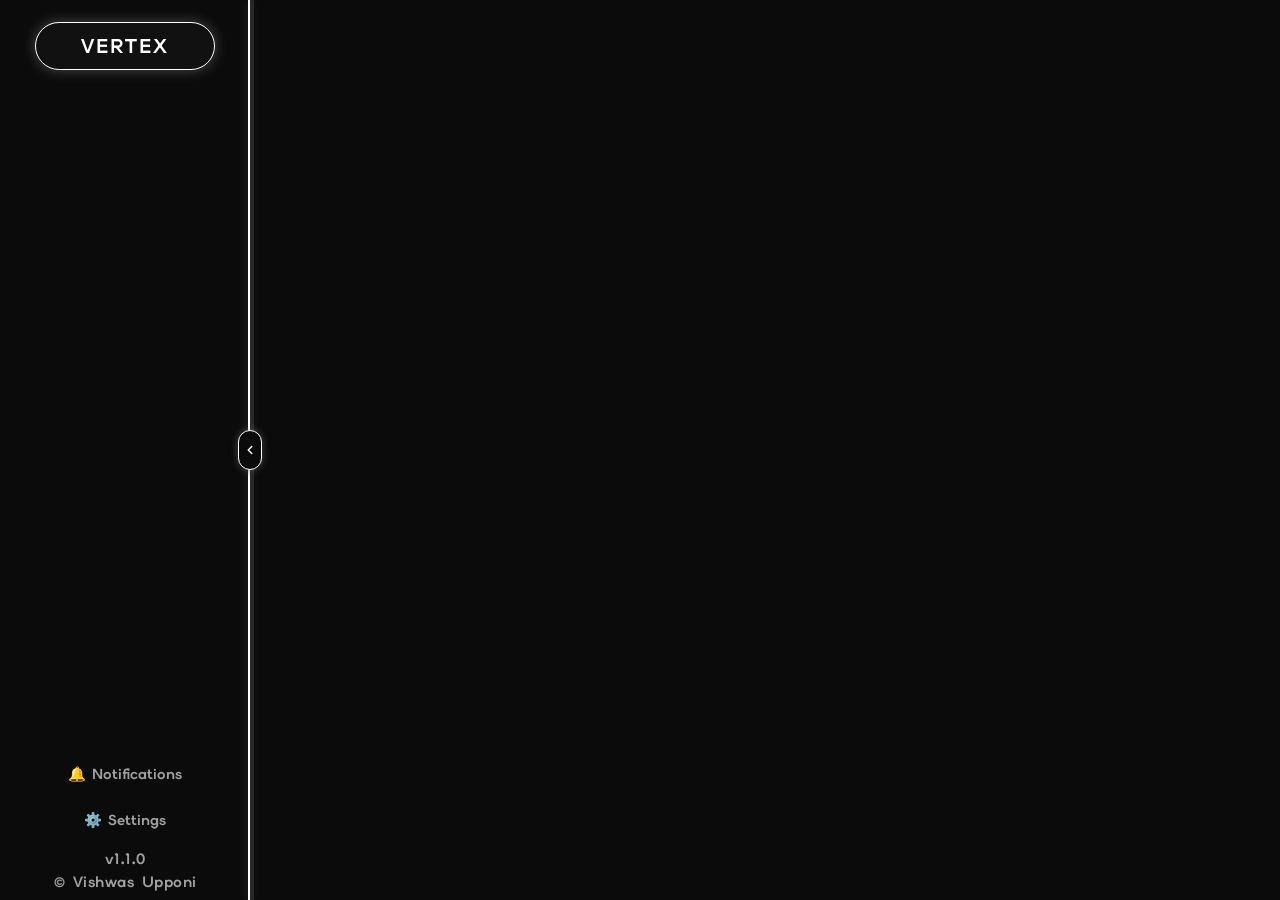
<file: web_ui/index.html>
<!DOCTYPE html>
<html lang="en" data-mode="dark" data-palette="Monochrome Black">
<head>
  <meta charset="UTF-8">
  <meta name="viewport" content="width=device-width, initial-scale=1.0">
  <title>Vertex</title>
  <link rel="stylesheet" href="styles.css?v=2">
</head>
<body>
  <div class="app-container">
    <!-- EXTREME LEFT HOVER TRIGGER FOR AUTO-PEEK -->
    <div id="sidebar-hover-trigger" class="sidebar-hover-trigger" title="Hover to expand sidebar"></div>

    <!-- LEFT SIDEBAR -->
    <aside class="sidebar" id="sidebar">
      <div class="sidebar-separator"></div>

      <!-- Center-Right Edge Collapse Toggle Button (Straddling the separator line) -->
      <button id="sidebar-collapse-btn" class="sidebar-collapse-btn" onclick="toggleSidebarCollapse(event)" title="Collapse Sidebar">
        <svg width="14" height="14" viewBox="0 0 24 24" fill="none" stroke="currentColor" stroke-width="2.5" stroke-linecap="round" stroke-linejoin="round">
          <polyline points="15 18 9 12 15 6"></polyline>
        </svg>
      </button>

      <!-- 1. Centered Glowing Logo Badge -->
      <div class="logo-badge-container" onclick="loadPage('home')" title="Dashboard">
        <div class="logo-badge-text">VERTEX</div>
      </div>

      <!-- 2. Dynamic Modules Navigation Stack (Synchronized dynamically on launch based on UserData/modules) -->
      <div class="module-nav-stack" id="module-nav-stack"></div>

      <!-- 3. Spacer row pushes bottom buttons down -->
      <div class="sidebar-spacer"></div>

      <!-- 4. Static Bottom Buttons & Footer -->
      <div class="bottom-nav-stack">
        <button class="nav-btn bottom-btn" data-page="notifications" onclick="loadPage('notifications')" style="position: relative;">
          <span id="nav-notifications-label">🔔  Notifications</span>
          <span id="sidebar-update-dot" style="display:none; position: absolute; right: 14px; top: 50%; transform: translateY(-50%); width:7px; height:7px; border-radius:50%; background:#10B981; box-shadow:0 0 6px #10B981;"></span>
        </button>
        <button class="nav-btn bottom-btn" data-page="settings" onclick="loadPage('settings')">
          <span>⚙️  Settings</span>
        </button>
        <div class="sidebar-footer">
          <div id="footer-version" class="footer-version">v1.1.0</div>
          <div class="footer-author">© Vishwas Upponi</div>
        </div>
      </div>
    </aside>

    <!-- RESIZABLE SASH DIVIDER -->
    <div class="sash-divider" id="sash"></div>

    <!-- MAIN WRAPPER (Persistent Banner + Viewport) -->
    <div class="main-wrapper" style="flex: 1; display: flex; flex-direction: column; height: 100vh; overflow: hidden;">
      <!-- Top App Update Announcement Banner -->
      <div id="app-update-banner" class="app-update-banner" style="display: none;">
        <div class="update-banner-content">
          <span class="update-banner-icon">🚀</span>
          <span id="update-banner-text" class="update-banner-text">Update Available: Vertex Application</span>
          <span id="update-banner-channel" class="update-channel-badge">Stable</span>
        </div>
        <div class="update-banner-actions">
          <button id="update-banner-view-btn" class="update-banner-btn primary" onclick="onUpdateBannerAction('view')">View Release Notes</button>
          <button id="update-banner-dl-btn" class="update-banner-btn secondary" onclick="onUpdateBannerAction('download')">Update Now</button>
          <button class="update-banner-close" onclick="dismissUpdateBanner()" title="Dismiss">✖</button>
        </div>
      </div>

      <!-- MAIN SCROLLABLE VIEWPORT -->
      <main class="main-viewport" id="viewport" style="flex: 1; height: auto;">
        <!-- Active View rendered here -->
      </main>
    </div>
  </div>

  <!-- APP SELF-UPDATE CONFIRMATION MODAL -->
  <div id="app-update-confirm-modal" class="modal-backdrop" style="display: none;">
    <div class="modal-card install-progress-dialog" style="max-width: 460px; padding: 26px 28px; text-align: center;">
      <h3 class="install-dlg-title" id="app-update-modal-title" style="margin: 0 0 10px 0; font-size: 18px;">🚀 Update Vertex</h3>
      <p id="app-update-modal-desc" style="font-size: 13.5px; color: var(--text-secondary); margin: 0 0 22px 0; line-height: 1.55;">
        Clicking <strong>Update &amp; Restart</strong> will close Vertex, download and install the update automatically, and restart the app.<br><br>
        All your installed modules and settings in <strong>UserData</strong> will be preserved. Please save any ongoing work before continuing. Are you sure you want to proceed?
      </p>
      <div style="display: flex; justify-content: center; gap: 12px;">
        <button id="app-update-cancel-btn" class="btn-pill btn-pill-secondary btn-compact" onclick="closeAppUpdateModal()">Cancel</button>
        <button id="app-update-confirm-btn" class="btn-pill btn-pill-primary btn-compact" onclick="confirmAppUpdate()">Update &amp; Restart</button>
      </div>
    </div>
  </div>

  <script src="app.js"></script>
</body>
</html>
</file>
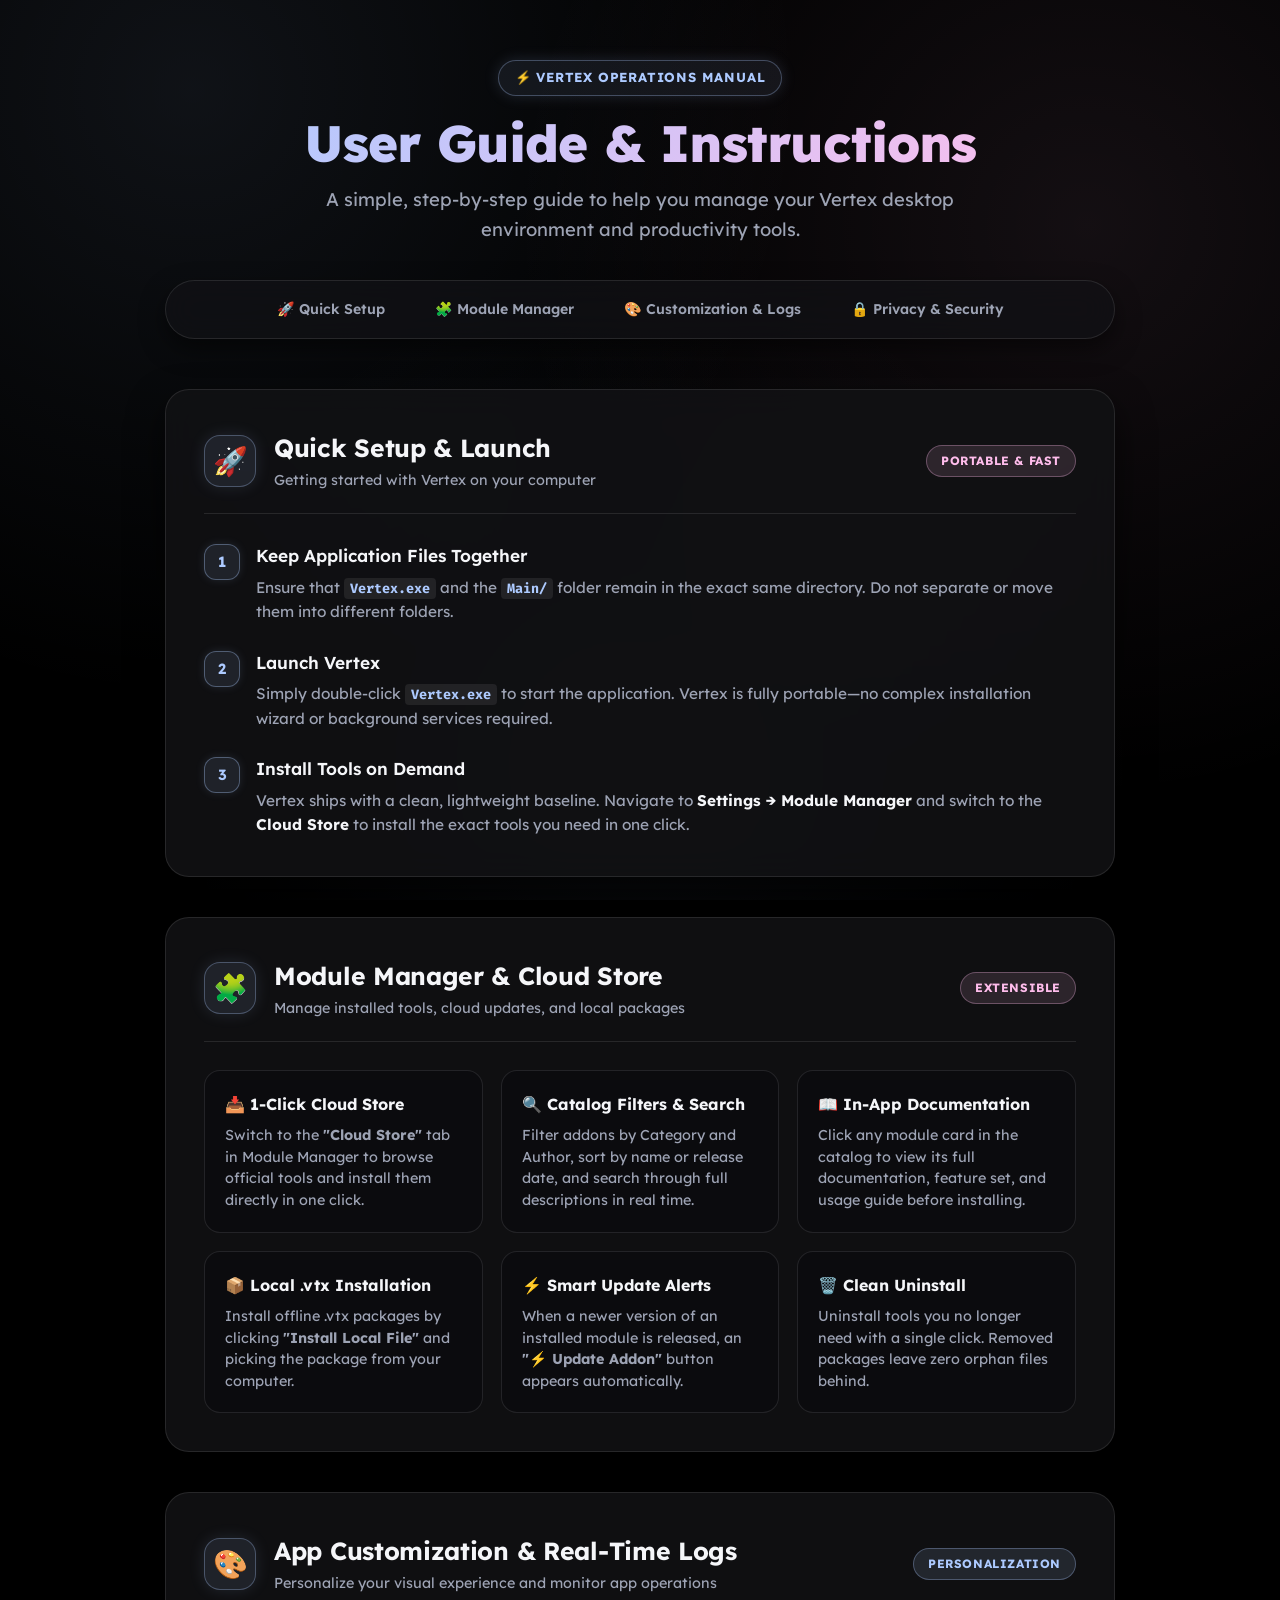
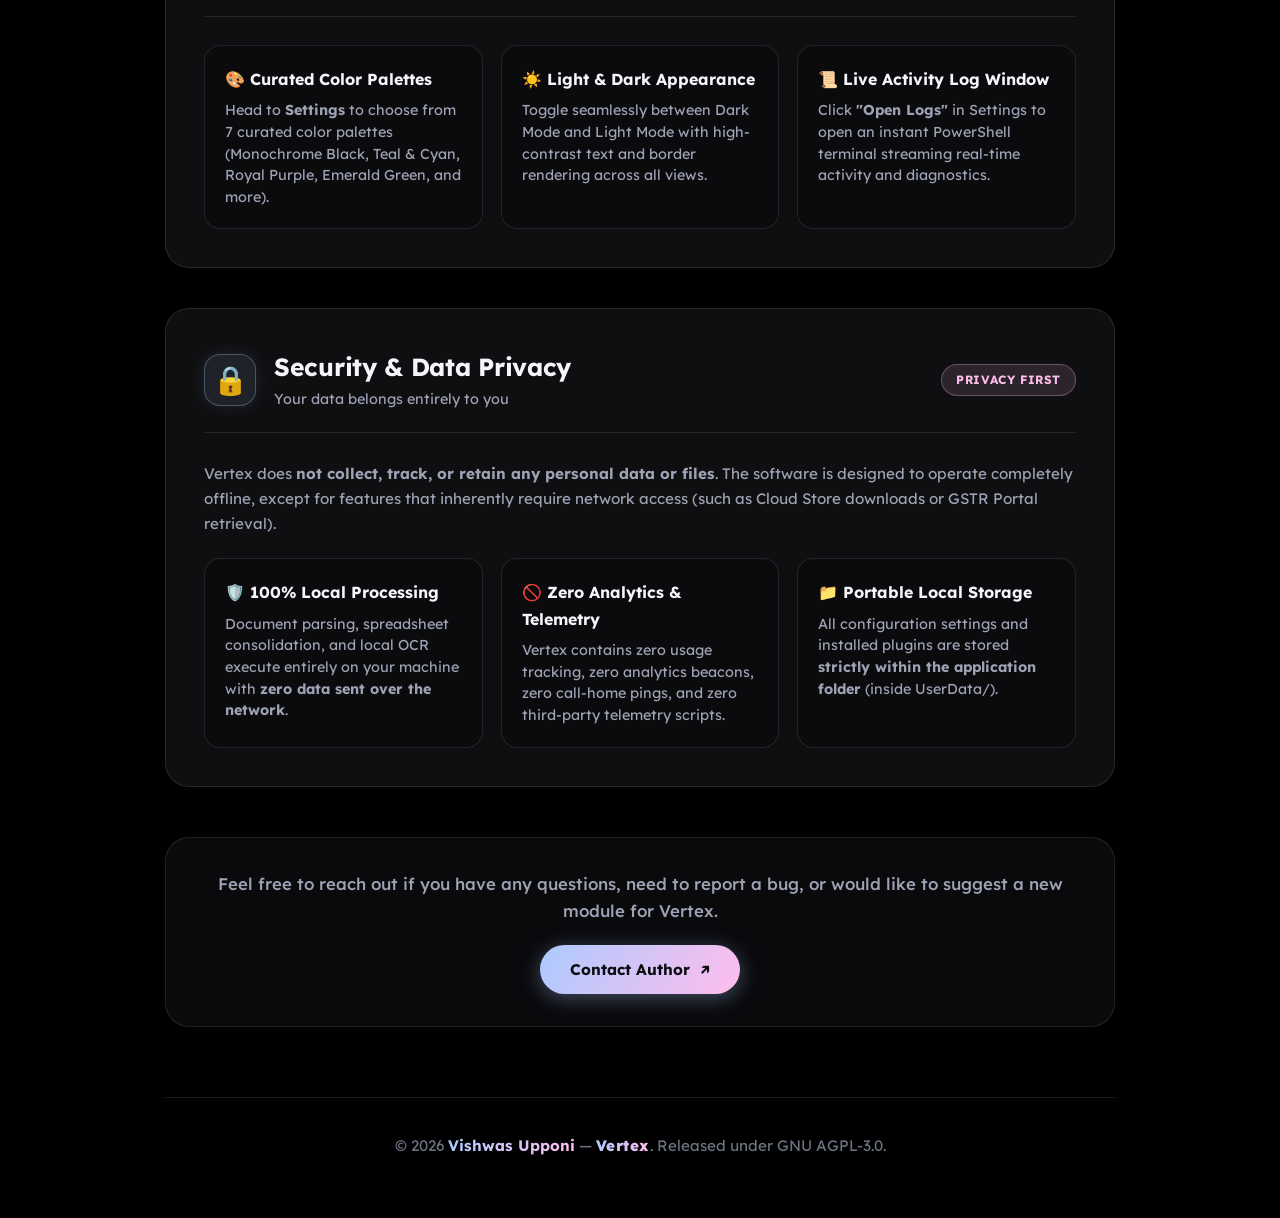
<file: Instructions.html>
<!DOCTYPE html>
<html lang="en" data-theme="dark">
<head>
    <meta charset="UTF-8">
    <meta name="viewport" content="width=device-width, initial-scale=1.0">
    <title>Vertex — Application User Guide & Instructions</title>
    <link rel="preconnect" href="https://fonts.googleapis.com">
    <link rel="preconnect" href="https://fonts.gstatic.com" crossorigin>
    <link href="https://fonts.googleapis.com/css2?family=Lexend:wght@300;400;500;600;700;800&family=Outfit:wght@400;500;600;700;800&family=Fira+Code:wght@400;500&display=swap" rel="stylesheet">
    <style>
        :root {
            --bg-color: #000000;
            --bg-card: rgba(18, 18, 20, 0.88);
            --bg-card-hover: rgba(26, 26, 32, 0.96);
            --card-border: rgba(255, 255, 255, 0.10);
            --border-highlight: rgba(173, 202, 255, 0.55);
            
            --text-primary: #f5f6f9;
            --text-secondary: #9da3b4;
            --text-muted: #6b7280;

            --accent-blue: rgb(173, 202, 255);
            --accent-pink: rgb(255, 189, 236);
            
            --gradient-accent: linear-gradient(120deg, rgb(173, 202, 255), rgb(255, 189, 236));
            --gradient-author: linear-gradient(120deg, rgb(173, 202, 255), rgb(255, 189, 236));
            --gradient-vertex: linear-gradient(120deg, rgb(173, 202, 255), rgb(255, 189, 236));
            
            --card-shadow: 0 16px 36px rgba(0, 0, 0, 0.65);
            --glow-primary: rgba(173, 202, 255, 0.25);
            --glow-secondary: rgba(255, 189, 236, 0.35);

            --radius-sm: 8px;
            --radius-md: 16px;
            --radius-lg: 24px;
            --radius-full: 9999px;
        }

        * {
            box-sizing: border-box;
            margin: 0;
            padding: 0;
            font-family: 'Lexend', 'Outfit', -apple-system, BlinkMacSystemFont, sans-serif;
            -webkit-font-smoothing: antialiased;
        }

        body {
            background-color: var(--bg-color);
            background-image: 
                radial-gradient(circle at 15% 10%, rgba(173, 202, 255, 0.09) 0%, transparent 45%),
                radial-gradient(circle at 85% 25%, rgba(255, 189, 236, 0.08) 0%, transparent 45%),
                radial-gradient(circle at 50% 85%, rgba(173, 202, 255, 0.06) 0%, transparent 50%);
            background-attachment: fixed;
            color: var(--text-primary);
            line-height: 1.65;
            padding: 60px 20px;
            display: flex;
            justify-content: center;
        }

        .container {
            max-width: 950px;
            width: 100%;
        }

        header {
            text-align: center;
            margin-bottom: 45px;
            position: relative;
        }

        .hero-pill {
            display: inline-flex;
            align-items: center;
            gap: 8px;
            background: rgba(173, 202, 255, 0.08);
            border: 1px solid rgba(173, 202, 255, 0.30);
            color: var(--accent-blue);
            padding: 6px 16px;
            border-radius: var(--radius-full);
            font-size: 0.82rem;
            font-weight: 700;
            letter-spacing: 0.8px;
            text-transform: uppercase;
            margin-bottom: 18px;
            box-shadow: 0 0 15px rgba(173, 202, 255, 0.15);
        }

        .main-title {
            font-size: 3.2rem;
            font-weight: 800;
            letter-spacing: -0.8px;
            background: var(--gradient-accent);
            -webkit-background-clip: text;
            -webkit-text-fill-color: transparent;
            margin-bottom: 12px;
            line-height: 1.15;
        }

        .main-subtitle {
            color: var(--text-secondary);
            font-size: 1.15rem;
            max-width: 700px;
            margin: 0 auto;
        }

        .nav-dock {
            display: flex;
            flex-wrap: wrap;
            justify-content: center;
            gap: 10px;
            margin: 35px 0 50px 0;
            padding: 8px;
            background: rgba(18, 18, 22, 0.7);
            border: 1px solid var(--card-border);
            border-radius: var(--radius-full);
            backdrop-filter: blur(16px);
            box-shadow: 0 10px 25px rgba(0, 0, 0, 0.5);
        }

        .nav-pill {
            text-decoration: none;
            color: var(--text-secondary);
            padding: 9px 20px;
            border-radius: var(--radius-full);
            font-size: 0.88rem;
            font-weight: 600;
            transition: all 0.25s cubic-bezier(0.25, 0.8, 0.25, 1);
            display: flex;
            align-items: center;
            gap: 8px;
        }

        .nav-pill:hover {
            color: #ffffff;
            background: rgba(173, 202, 255, 0.14);
            border-color: rgba(173, 202, 255, 0.35);
            transform: translateY(-2px);
            box-shadow: 0 4px 14px var(--glow-primary);
        }

        .module-card {
            background: var(--bg-card);
            border: 1px solid var(--card-border);
            border-radius: var(--radius-lg);
            padding: 38px;
            margin-bottom: 40px;
            backdrop-filter: blur(16px);
            box-shadow: var(--card-shadow);
            transition: all 0.3s cubic-bezier(0.25, 0.8, 0.25, 1);
            position: relative;
            overflow: hidden;
        }

        .module-card::before {
            content: '';
            position: absolute;
            top: 0;
            left: 0;
            right: 0;
            height: 2px;
            background: var(--gradient-accent);
            opacity: 0;
            transition: opacity 0.3s ease;
        }

        .module-card:hover {
            border-color: var(--border-highlight);
            transform: translateY(-3px);
            box-shadow: 0 20px 48px rgba(0, 0, 0, 0.75), 0 0 25px rgba(173, 202, 255, 0.12);
        }

        .module-card:hover::before {
            opacity: 1;
        }

        .card-header {
            display: flex;
            align-items: center;
            justify-content: space-between;
            margin-bottom: 28px;
            padding-bottom: 20px;
            border-bottom: 1px solid var(--card-border);
        }

        .card-title-group {
            display: flex;
            align-items: center;
            gap: 18px;
        }

        .card-icon {
            width: 52px;
            height: 52px;
            background: rgba(173, 202, 255, 0.1);
            border: 1px solid rgba(173, 202, 255, 0.30);
            border-radius: var(--radius-md);
            display: flex;
            align-items: center;
            justify-content: center;
            font-size: 1.75rem;
            box-shadow: 0 0 16px rgba(173, 202, 255, 0.12);
        }

        .card-title {
            font-size: 1.55rem;
            font-weight: 700;
            color: var(--text-primary);
            letter-spacing: -0.3px;
        }

        .card-tag {
            font-size: 0.75rem;
            font-weight: 700;
            letter-spacing: 0.6px;
            text-transform: uppercase;
            padding: 5px 14px;
            border-radius: var(--radius-full);
            background: rgba(173, 202, 255, 0.12);
            color: var(--accent-blue);
            border: 1px solid rgba(173, 202, 255, 0.30);
        }

        .tag-mint { background: rgba(255, 189, 236, 0.12); color: var(--accent-pink); border: 1px solid rgba(255, 189, 236, 0.30); }
        .tag-purple { background: rgba(255, 189, 236, 0.12); color: var(--accent-pink); border: 1px solid rgba(255, 189, 236, 0.30); }
        .tag-ice { background: rgba(173, 202, 255, 0.12); color: var(--accent-blue); border: 1px solid rgba(173, 202, 255, 0.30); }

        .step-list {
            list-style: none;
            counter-reset: step-counter;
        }

        .step-item {
            position: relative;
            padding-left: 52px;
            margin-bottom: 24px;
        }

        .step-item:last-child {
            margin-bottom: 0;
        }

        .step-item::before {
            counter-increment: step-counter;
            content: counter(step-counter);
            position: absolute;
            left: 0;
            top: 2px;
            width: 34px;
            height: 34px;
            background: rgba(173, 202, 255, 0.1);
            color: var(--accent-blue);
            border: 1px solid rgba(173, 202, 255, 0.35);
            border-radius: 12px;
            display: flex;
            align-items: center;
            justify-content: center;
            font-weight: 700;
            font-size: 0.92rem;
            box-shadow: 0 0 10px rgba(173, 202, 255, 0.12);
        }

        .step-title {
            font-size: 1.08rem;
            font-weight: 600;
            color: var(--text-primary);
            margin-bottom: 5px;
        }

        .step-desc {
            color: var(--text-secondary);
            font-size: 0.96rem;
            line-height: 1.6;
        }

        .step-desc b {
            color: var(--text-primary);
        }

        .step-desc code {
            font-family: 'Fira Code', monospace;
            background: rgba(255, 255, 255, 0.08);
            color: var(--accent-blue);
            padding: 2px 6px;
            border-radius: 4px;
            font-size: 0.88em;
        }

        .feature-grid {
            display: grid;
            grid-template-columns: repeat(auto-fit, minmax(260px, 1fr));
            gap: 18px;
            margin-top: 22px;
        }

        .feature-box {
            background: rgba(10, 10, 14, 0.65);
            border: 1px solid var(--card-border);
            border-radius: var(--radius-md);
            padding: 20px;
            transition: all 0.2s ease;
        }

        .feature-box:hover {
            border-color: rgba(173, 202, 255, 0.35);
            background: rgba(18, 18, 24, 0.85);
            transform: translateY(-2px);
        }

        .feature-box h4 {
            font-size: 1rem;
            font-weight: 700;
            color: var(--text-primary);
            margin-bottom: 8px;
            display: flex;
            align-items: center;
            gap: 8px;
        }

        .feature-box p {
            font-size: 0.90rem;
            color: var(--text-secondary);
            line-height: 1.5;
        }

        .contact-section {
            text-align: center;
            margin-top: 50px;
            margin-bottom: 20px;
            padding: 32px 24px;
            background: rgba(18, 18, 22, 0.6);
            border: 1px solid var(--card-border);
            border-radius: var(--radius-lg);
            backdrop-filter: blur(12px);
        }

        .contact-text {
            color: var(--text-secondary);
            font-size: 1.05rem;
            margin-bottom: 20px;
            font-weight: 500;
        }

        .contact-btn {
            display: inline-flex;
            align-items: center;
            gap: 10px;
            text-decoration: none;
            background: linear-gradient(120deg, rgb(173, 202, 255), rgb(255, 189, 236));
            color: #0b0c10;
            font-weight: 700;
            font-size: 0.96rem;
            padding: 12px 30px;
            border-radius: var(--radius-full);
            box-shadow: 0 4px 20px rgba(173, 202, 255, 0.35);
            transition: all 0.3s cubic-bezier(0.25, 0.8, 0.25, 1);
        }

        .contact-btn:hover {
            transform: translateY(-2px) scale(1.03);
            box-shadow: 0 6px 30px rgba(255, 189, 236, 0.55), 0 0 20px rgba(173, 202, 255, 0.45);
        }

        footer {
            text-align: center;
            margin-top: 70px;
            padding-top: 35px;
            border-top: 1px solid var(--card-border);
            color: var(--text-muted);
            font-size: 0.95rem;
        }

        .author-glow {
            background: var(--gradient-author);
            -webkit-background-clip: text;
            -webkit-text-fill-color: transparent;
            font-weight: 700;
        }

        .vertex-glow {
            background: var(--gradient-vertex);
            -webkit-background-clip: text;
            -webkit-text-fill-color: transparent;
            font-weight: 800;
            letter-spacing: 0.5px;
        }
    </style>
</head>
<body>

<div class="container">

    <!-- HEADER -->
    <header>
        <div class="hero-pill">⚡ Vertex Operations Manual</div>
        <h1 class="main-title">User Guide & Instructions</h1>
        <p class="main-subtitle">A simple, step-by-step guide to help you manage your Vertex desktop environment and productivity tools.</p>
        
        <!-- QUICK NAVIGATION -->
        <nav class="nav-dock">
            <a href="#setup" class="nav-pill">🚀 Quick Setup</a>
            <a href="#module-manager" class="nav-pill">🧩 Module Manager</a>
            <a href="#customization" class="nav-pill">🎨 Customization & Logs</a>
            <a href="#security-privacy" class="nav-pill">🔒 Privacy & Security</a>
        </nav>
    </header>

    <!-- 1. QUICK SETUP & GETTING STARTED -->
    <section id="setup" class="module-card">
        <div class="card-header">
            <div class="card-title-group">
                <div class="card-icon">🚀</div>
                <div>
                    <h2 class="card-title">Quick Setup & Launch</h2>
                    <div style="font-size: 0.90rem; color: var(--text-secondary);">Getting started with Vertex on your computer</div>
                </div>
            </div>
            <span class="card-tag tag-mint">Portable & Fast</span>
        </div>

        <ul class="step-list">
            <li class="step-item">
                <div class="step-title">Keep Application Files Together</div>
                <div class="step-desc">Ensure that <b><code>Vertex.exe</code></b> and the <b><code>Main/</code></b> folder remain in the exact same directory. Do not separate or move them into different folders.</div>
            </li>
            <li class="step-item">
                <div class="step-title">Launch Vertex</div>
                <div class="step-desc">Simply double-click <b><code>Vertex.exe</code></b> to start the application. Vertex is fully portable—no complex installation wizard or background services required.</div>
            </li>
            <li class="step-item">
                <div class="step-title">Install Tools on Demand</div>
                <div class="step-desc">Vertex ships with a clean, lightweight baseline. Navigate to <b>Settings → Module Manager</b> and switch to the <b>Cloud Store</b> to install the exact tools you need in one click.</div>
            </li>
        </ul>
    </section>

    <!-- 2. MODULE MANAGER & CLOUD STORE -->
    <section id="module-manager" class="module-card">
        <div class="card-header">
            <div class="card-title-group">
                <div class="card-icon">🧩</div>
                <div>
                    <h2 class="card-title">Module Manager & Cloud Store</h2>
                    <div style="font-size: 0.90rem; color: var(--text-secondary);">Manage installed tools, cloud updates, and local packages</div>
                </div>
            </div>
            <span class="card-tag tag-purple">Extensible</span>
        </div>

        <div class="feature-grid">
            <div class="feature-box">
                <h4>📥 1-Click Cloud Store</h4>
                <p>Switch to the <b>"Cloud Store"</b> tab in Module Manager to browse official tools and install them directly in one click.</p>
            </div>
            <div class="feature-box">
                <h4>🔍 Catalog Filters & Search</h4>
                <p>Filter addons by Category and Author, sort by name or release date, and search through full descriptions in real time.</p>
            </div>
            <div class="feature-box">
                <h4>📖 In-App Documentation</h4>
                <p>Click any module card in the catalog to view its full documentation, feature set, and usage guide before installing.</p>
            </div>
            <div class="feature-box">
                <h4>📦 Local .vtx Installation</h4>
                <p>Install offline <code>.vtx</code> packages by clicking <b>"Install Local File"</b> and picking the package from your computer.</p>
            </div>
            <div class="feature-box">
                <h4>⚡ Smart Update Alerts</h4>
                <p>When a newer version of an installed module is released, an <b>"⚡ Update Addon"</b> button appears automatically.</p>
            </div>
            <div class="feature-box">
                <h4>🗑️ Clean Uninstall</h4>
                <p>Uninstall tools you no longer need with a single click. Removed packages leave zero orphan files behind.</p>
            </div>
        </div>
    </section>

    <!-- 3. APP CUSTOMISATION & LOGS -->
    <section id="customization" class="module-card">
        <div class="card-header">
            <div class="card-title-group">
                <div class="card-icon">🎨</div>
                <div>
                    <h2 class="card-title">App Customization & Real-Time Logs</h2>
                    <div style="font-size: 0.90rem; color: var(--text-secondary);">Personalize your visual experience and monitor app operations</div>
                </div>
            </div>
            <span class="card-tag tag-ice">Personalization</span>
        </div>

        <div class="feature-grid">
            <div class="feature-box">
                <h4>🎨 Curated Color Palettes</h4>
                <p>Head to <b>Settings</b> to choose from 7 curated color palettes (Monochrome Black, Teal & Cyan, Royal Purple, Emerald Green, and more).</p>
            </div>
            <div class="feature-box">
                <h4>☀️ Light & Dark Appearance</h4>
                <p>Toggle seamlessly between Dark Mode and Light Mode with high-contrast text and border rendering across all views.</p>
            </div>
            <div class="feature-box">
                <h4>📜 Live Activity Log Window</h4>
                <p>Click <b>"Open Logs"</b> in Settings to open an instant PowerShell terminal streaming real-time activity and diagnostics.</p>
            </div>
        </div>
    </section>

    <!-- 4. SECURITY & DATA PRIVACY -->
    <section id="security-privacy" class="module-card">
        <div class="card-header">
            <div class="card-title-group">
                <div class="card-icon">🔒</div>
                <div>
                    <h2 class="card-title">Security & Data Privacy</h2>
                    <div style="font-size: 0.90rem; color: var(--text-secondary);">Your data belongs entirely to you</div>
                </div>
            </div>
            <span class="card-tag tag-mint">Privacy First</span>
        </div>

        <p style="color: var(--text-secondary); margin-bottom: 20px; font-size: 0.95rem;">
            Vertex does <b>not collect, track, or retain any personal data or files</b>. The software is designed to operate completely offline, except for features that inherently require network access (such as Cloud Store downloads or GSTR Portal retrieval).
        </p>

        <div class="feature-grid">
            <div class="feature-box">
                <h4>🛡️ 100% Local Processing</h4>
                <p>Document parsing, spreadsheet consolidation, and local OCR execute entirely on your machine with <b>zero data sent over the network</b>.</p>
            </div>
            <div class="feature-box">
                <h4>🚫 Zero Analytics & Telemetry</h4>
                <p>Vertex contains zero usage tracking, zero analytics beacons, zero call-home pings, and zero third-party telemetry scripts.</p>
            </div>
            <div class="feature-box">
                <h4>📁 Portable Local Storage</h4>
                <p>All configuration settings and installed plugins are stored <b>strictly within the application folder</b> (inside <code>UserData/</code>).</p>
            </div>
        </div>
    </section>

    <!-- CONTACT SECTION -->
    <div class="contact-section">
        <p class="contact-text">Feel free to reach out if you have any questions, need to report a bug, or would like to suggest a new module for Vertex.</p>
        <a href="https://vishwasupponi.blogspot.com/links" target="_blank" rel="noopener noreferrer" class="contact-btn">
            <span>Contact Author</span> ↗
        </a>
    </div>

    <!-- FOOTER -->
    <footer>
        <p>© 2026 <span class="author-glow">Vishwas Upponi</span> — <span class="vertex-glow">Vertex</span>. Released under GNU AGPL-3.0.</p>
    </footer>

</div>

</body>
</html>
</file>
<file: web_ui/styles.css>
@import url('fonts.css');

:root {
  --font-family: 'AppFont', 'Lexend', -apple-system, BlinkMacSystemFont, 'Segoe UI', Roboto, sans-serif;
  --transition-speed: 0.18s cubic-bezier(0.4, 0, 0.2, 1);
  --card-radius: 24px;
  --btn-radius: 21px;

  /* Default Dark Mode (Monochrome Black) */
  --bg-app: #0B0B0B;
  --bg-sidebar: #0B0B0B;
  --bg-card: #111111;
  --bg-card-hover: #161616;
  --bg-input: #1A1A1A;
  --border-card: #222222;
  --border-subtle: #1E1E1E;
  --border-strong: #333333;
  --text-primary: #FFFFFF;
  --text-secondary: #A0A0A0;
  --text-muted: #666666;
  --text-dim: #555555;
  --accent: #FFFFFF;
  --accent-hover: #E5E7EB;
  --accent-text: #111827;
  --accent-glow: rgba(255, 255, 255, 0.25);
  --btn-neutral-bg: #2A2A2A;
  --btn-neutral-hover: #3A3A3A;
  --btn-neutral-text: #FFFFFF;
  --danger: #EF4444;
  --danger-hover: #DC2626;
  --success: #10B981;
}

/* ─────────────────────────────────────────────────────────────
   EXACT PALETTES FROM THEME_MANAGER.PY (DARK MODE)
   ───────────────────────────────────────────────────────────── */
[data-mode="dark"][data-palette="Monochrome Black"], [data-mode="dark"] {
  --accent: #FFFFFF;
  --accent-hover: #333333;
  --accent-text: #111827;
  --accent-glow: rgba(255, 255, 255, 0.25);
}

[data-mode="dark"][data-palette="Teal & Cyan (Original)"] {
  --accent: #14B8A6;
  --accent-hover: #0D9488;
  --accent-text: #0B0B0B;
  --accent-glow: rgba(20, 184, 166, 0.3);
}

[data-mode="dark"][data-palette="Royal Purple"] {
  --accent: #8B5CF6;
  --accent-hover: #7C3AED;
  --accent-text: #FFFFFF;
  --accent-glow: rgba(139, 92, 246, 0.3);
}

[data-mode="dark"][data-palette="Emerald Green"] {
  --accent: #10B981;
  --accent-hover: #059669;
  --accent-text: #0B0B0B;
  --accent-glow: rgba(16, 185, 129, 0.3);
}

[data-mode="dark"][data-palette="Sunset Orange"] {
  --accent: #F97316;
  --accent-hover: #EA580C;
  --accent-text: #0B0B0B;
  --accent-glow: rgba(249, 115, 22, 0.3);
}

[data-mode="dark"][data-palette="Sakura Pink"] {
  --accent: #EC4899;
  --accent-hover: #DB2777;
  --accent-text: #FFFFFF;
  --accent-glow: rgba(236, 72, 153, 0.3);
}

[data-mode="dark"][data-palette="Classic Blue"] {
  --accent: #3B82F6;
  --accent-hover: #2563EB;
  --accent-text: #FFFFFF;
  --accent-glow: rgba(59, 130, 246, 0.3);
}

/* ─────────────────────────────────────────────────────────────
   EXACT LIGHT MODE COLOR TOKENS
   ───────────────────────────────────────────────────────────── */
[data-mode="light"] {
  --bg-app: #EAECEF;
  --bg-sidebar: #EAECEF;
  --bg-card: #FFFFFF;
  --bg-card-hover: #F8FAFC;
  --bg-input: #FFFFFF;
  --border-card: #D1D5DB;
  --border-subtle: #E5E7EB;
  --border-strong: #9CA3AF;
  --text-primary: #111827;
  --text-secondary: #4B5563;
  --text-muted: #9CA3AF;
  --text-dim: #9CA3AF;
  --btn-neutral-bg: #E5E7EB;
  --btn-neutral-hover: #D1D5DB;
  --btn-neutral-text: #111827;
  --danger: #DC2626;
  --danger-hover: #B91C1C;
  --success: #059669;
}

[data-mode="light"][data-palette="Monochrome Black"], [data-mode="light"] {
  --accent: #111827;
  --accent-hover: #1F2937;
  --accent-text: #FFFFFF;
  --accent-glow: rgba(17, 24, 39, 0.2);
}

[data-mode="light"][data-palette="Teal & Cyan (Original)"] {
  --accent: #00796B;
  --accent-hover: #005B50;
  --accent-text: #FFFFFF;
  --accent-glow: rgba(0, 121, 107, 0.2);
}

[data-mode="light"][data-palette="Royal Purple"] {
  --accent: #6D28D9;
  --accent-hover: #5B21B6;
  --accent-text: #FFFFFF;
  --accent-glow: rgba(109, 40, 217, 0.2);
}

[data-mode="light"][data-palette="Emerald Green"] {
  --accent: #047857;
  --accent-hover: #065F46;
  --accent-text: #FFFFFF;
  --accent-glow: rgba(4, 120, 87, 0.2);
}

[data-mode="light"][data-palette="Sunset Orange"] {
  --accent: #C2410C;
  --accent-hover: #9A3412;
  --accent-text: #FFFFFF;
  --accent-glow: rgba(194, 65, 12, 0.2);
}

[data-mode="light"][data-palette="Sakura Pink"] {
  --accent: #BE185D;
  --accent-hover: #9D174D;
  --accent-text: #FFFFFF;
  --accent-glow: rgba(190, 24, 93, 0.2);
}

[data-mode="light"][data-palette="Classic Blue"] {
  --accent: #1D4ED8;
  --accent-hover: #1E40AF;
  --accent-text: #FFFFFF;
  --accent-glow: rgba(29, 78, 216, 0.2);
}

/* ─────────────────────────────────────────────────────────────
   GLOBAL SELECTABLE TEXT RULE (Ground Rule)
   ───────────────────────────────────────────────────────────── */
* {
  margin: 0;
  padding: 0;
  box-sizing: border-box;
  -webkit-user-select: text !important;
  user-select: text !important;
}

h1, h2, h3, h4, h5, h6, p, span, div, label, td, th {
  -webkit-user-select: text !important;
  user-select: text !important;
}

button, input[type="button"], input[type="submit"], .sash-divider {
  -webkit-user-select: none !important;
  user-select: none !important;
}

body {
  font-family: var(--font-family);
  background-color: var(--bg-app);
  color: var(--text-primary);
  overflow: hidden;
  height: 100vh;
  width: 100vw;
  display: flex;
}

/* ----------------- APP CONTAINER ----------------- */
.app-container {
  display: flex;
  width: 100%;
  height: 100%;
}

/* ----------------- LEFT SIDEBAR (MINIMAL SLEEK WIDTH) ----------------- */
.sidebar {
  width: 250px;
  min-width: 210px;
  max-width: 380px;
  background-color: var(--bg-sidebar);
  position: relative;
  display: flex;
  flex-direction: column;
  padding: 0 12px 6px 12px;
  flex-shrink: 0;
  transition: width 0.22s cubic-bezier(0.4, 0, 0.2, 1), opacity 0.18s ease;
}

/* Center-Right Edge Collapse Button (Straddling the vertical separator line) */
.sidebar-collapse-btn {
  position: absolute;
  top: 50%;
  right: -12px;
  transform: translateY(-50%);
  width: 24px;
  height: 40px;
  border-radius: 12px;
  border: 1.5px solid var(--accent);
  background: var(--bg-sidebar);
  color: var(--text-primary);
  display: flex;
  align-items: center;
  justify-content: center;
  cursor: pointer;
  z-index: 1000;
  box-shadow: 0 0 8px var(--accent-glow), 0 2px 8px rgba(0, 0, 0, 0.4);
  transition: background var(--transition-speed), color var(--transition-speed), border-color var(--transition-speed), box-shadow var(--transition-speed), transform 0.15s ease;
  padding: 0;
  outline: none;
}
.sidebar-collapse-btn:hover {
  background: var(--accent);
  color: var(--accent-text);
  border-color: var(--accent);
  box-shadow: 0 0 16px var(--accent-glow), 0 4px 12px rgba(0, 0, 0, 0.5);
  transform: translateY(-50%) scale(1.1);
}
.sidebar-collapse-btn:active {
  transform: translateY(-50%) scale(0.95);
}

/* Extreme left edge hover trigger zone when collapsed */
.sidebar-hover-trigger {
  position: fixed;
  top: 0;
  left: 0;
  width: 14px;
  height: 100vh;
  z-index: 998;
  display: none;
  background: transparent;
  cursor: pointer;
  transition: background 0.15s ease, box-shadow 0.15s ease;
}
.sidebar-hover-trigger.active {
  display: block;
}
.sidebar-hover-trigger:hover {
  background: rgba(255, 255, 255, 0.05);
  box-shadow: 2px 0 10px var(--accent-glow);
}

/* Collapsed Sidebar */
.sidebar.collapsed {
  width: 0 !important;
  min-width: 0 !important;
  max-width: 0 !important;
  padding: 0 !important;
  margin: 0 !important;
  overflow: hidden !important;
  border: none !important;
  opacity: 0 !important;
  pointer-events: none !important;
}

.sash-divider.collapsed {
  display: none !important;
}

/* Peeking Sidebar (Hover-expanded over the screen) */
.sidebar.sidebar-peeking {
  position: fixed !important;
  top: 0 !important;
  left: 0 !important;
  height: 100vh !important;
  width: 250px !important;
  min-width: 250px !important;
  max-width: 250px !important;
  padding: 0 12px 6px 12px !important;
  opacity: 1 !important;
  pointer-events: auto !important;
  z-index: 9999 !important;
  box-shadow: 8px 0 32px rgba(0, 0, 0, 0.6) !important;
  overflow: visible !important;
  animation: sidebarSlideIn 0.2s ease-out;
}

@keyframes sidebarSlideIn {
  from { transform: translateX(-100%); opacity: 0; }
  to { transform: translateX(0); opacity: 1; }
}

.sidebar-separator {
  position: absolute;
  top: 0;
  right: 0;
  width: 2px;
  height: 100%;
  background: var(--accent);
  box-shadow: 0 0 10px var(--accent-glow);
}

/* Wider, Rounder Pill Vertex Logo Button */
.logo-badge-container {
  width: 180px;
  height: 48px;
  margin: 22px auto 26px auto;
  border-radius: 24px;
  border: 1.5px solid var(--accent);
  background: var(--bg-card);
  box-shadow: 0 0 14px var(--accent-glow);
  display: flex;
  align-items: center;
  justify-content: center;
  cursor: pointer;
  transition: transform var(--transition-speed), box-shadow var(--transition-speed);
  -webkit-user-select: none !important;
  user-select: none !important;
}

.logo-badge-container:hover {
  transform: scale(1.03);
  box-shadow: 0 0 20px var(--accent-glow);
}

.logo-badge-text {
  font-size: 20px;
  font-weight: 800;
  letter-spacing: 2px;
  color: var(--text-primary);
}

.sidebar-footer {
  text-align: center;
  padding: 8px 0 2px 0;
  color: var(--text-secondary);
}

.footer-version,
.footer-author {
  font-family: var(--font-family);
  font-size: 15px;
  font-weight: 600;
  letter-spacing: 0.5px;
  color: var(--text-secondary);
}

.footer-author {
  margin-top: 3px;
}

/* Dynamic Modules Navigation Stack */
.module-nav-stack {
  display: flex;
  flex-direction: column;
  gap: 6px;
  overflow-y: auto;
}

/* Spacer to push bottom items down */
.sidebar-spacer {
  flex-grow: 1;
  min-height: 16px;
}

/* Bottom Static Buttons Stack */
.bottom-nav-stack {
  display: flex;
  flex-direction: column;
  gap: 6px;
  padding-bottom: 0;
}

.nav-btn {
  height: 38px;
  border-radius: 19px;
  background: transparent;
  color: var(--text-secondary);
  border: none;
  outline: none;
  display: flex;
  align-items: center;
  justify-content: center;
  font-family: var(--font-family);
  font-size: 13px;
  font-weight: 700;
  cursor: pointer;
  transition: background var(--transition-speed), color var(--transition-speed);
  padding: 0 12px;
  text-align: center;
  white-space: nowrap;
  overflow: hidden;
  text-overflow: ellipsis;
}

.nav-btn:hover {
  background: var(--btn-neutral-bg);
  color: var(--text-primary);
}

.nav-btn.active {
  background: var(--accent);
  color: var(--accent-text);
  box-shadow: 0 4px 14px var(--accent-glow);
}

.nav-btn.bottom-btn {
  height: 40px;
  border-radius: 20px;
  font-size: 14.5px;
}

.sidebar-footer {
  text-align: center;
  font-size: 11.5px;
  color: var(--text-secondary);
  font-weight: 700;
  padding-top: 4px;
}

.sash-divider {
  width: 4px;
  background-color: var(--border-card);
  cursor: col-resize;
  flex-shrink: 0;
  transition: background-color var(--transition-speed);
}
.sash-divider:hover {
  background-color: var(--accent);
}

/* ----------------- MAIN VIEWPORT (FULL HEIGHT FLEX) ----------------- */
.main-viewport {
  flex: 1;
  overflow: hidden;
  padding: 14px 20px 14px 20px;
  background-color: var(--bg-app);
  display: flex;
  flex-direction: column;
  height: 100vh;
  box-sizing: border-box;
}

/* ----------------- 24PX CARDS ----------------- */
.original-card {
  background-color: var(--bg-card);
  border: 1px solid var(--border-card);
  border-radius: var(--card-radius);
}

/* ----------------- 21PX PILL BUTTONS ----------------- */
.btn-pill {
  height: 42px;
  border-radius: var(--btn-radius);
  padding: 0 24px;
  font-family: var(--font-family);
  font-size: 13.5px;
  font-weight: 700;
  border: none;
  outline: none;
  cursor: pointer;
  display: inline-flex;
  align-items: center;
  justify-content: center;
  gap: 8px;
  white-space: nowrap;
  transition: all var(--transition-speed);
}

.btn-pill-primary {
  background-color: var(--accent);
  color: var(--accent-text);
  box-shadow: 0 4px 14px var(--accent-glow);
}

.btn-pill-primary:hover {
  background-color: var(--accent-hover);
  transform: translateY(-1px);
  box-shadow: 0 6px 20px var(--accent-glow);
}

.btn-pill-secondary {
  background-color: var(--btn-neutral-bg);
  color: var(--btn-neutral-text);
}

.btn-pill-secondary:hover {
  background-color: var(--btn-neutral-hover);
}

/* Compact Actions in Web Card (Vertically centered) */
.btn-compact {
  height: 28px;
  border-radius: 14px;
  font-size: 12px;
  padding: 0 14px;
  display: inline-flex;
  align-items: center;
  justify-content: center;
  line-height: 1;
}

/* ----------------- HOME PAGE FULL-HEIGHT EXPANDING LAYOUT ----------------- */
.home-page-container {
  display: flex;
  flex-direction: column;
  height: 100%;
  width: 100%;
  box-sizing: border-box;
}

.home-header {
  flex-shrink: 0;
  text-align: center;
  padding: 4px 10px 18px 10px; /* Clean breathing room between subtitle and web card */
}

.home-title {
  font-size: 32px;
  font-weight: 800;
  letter-spacing: 1.5px;
  color: var(--text-primary);
  margin-bottom: 4px;
}

.home-subtitle {
  font-size: 17px;
  color: var(--text-secondary);
  line-height: 1.45;
  width: 100%;
  margin: 0 auto;
}

.home-web-card {
  flex: 1;
  display: flex;
  flex-direction: column;
  margin-bottom: 12px;
  padding: 10px 14px 14px 14px;
  min-height: 220px;
  overflow: hidden;
}

/* Vertically middle-justified action bar */
.web-card-actions {
  display: flex;
  justify-content: flex-end;
  align-items: center; /* Vertically center in top bar */
  height: 36px;
  gap: 10px;
  margin-bottom: 8px;
  padding-right: 4px;
  flex-shrink: 0;
}

.web-frame-wrapper {
  flex: 1;
  width: 100%;
  border-radius: 16px;
  overflow: hidden;
  background: var(--bg-app);
  border: 1px solid var(--border-card);
  min-height: 180px;
  position: relative;
  cursor: auto !important;
}

.web-loading-bar {
  position: absolute;
  top: 0;
  left: 0;
  height: 3px;
  width: 0%;
  background: var(--accent);
  box-shadow: 0 0 10px var(--accent-glow);
  z-index: 100;
  transition: width 0.25s cubic-bezier(0.4, 0, 0.2, 1), opacity 0.2s ease;
  pointer-events: none;
}

.web-frame-wrapper iframe {
  width: 100%;
  height: 100%;
  border: none;
  display: block;
  cursor: auto !important;
  pointer-events: auto !important;
}

.home-social-card {
  flex-shrink: 0;
  margin-bottom: 0;
  padding: 14px 18px 16px 18px;
  text-align: center;
}

.social-title {
  font-size: 19px;
  font-weight: 700;
  color: var(--accent);
  margin-bottom: 12px;
}

.social-buttons-row {
  display: flex;
  gap: 16px;
  justify-content: center;
  flex-wrap: wrap;
}

/* ----------------- BRAND GLOW BUTTONS (+2 Points Larger) ----------------- */
.brand-glow-btn {
  width: 150px;
  height: 44px;
  border-radius: 22px;
  background-color: var(--bg-card);
  border: 1px solid var(--border-card);
  color: var(--text-secondary);
  font-family: var(--font-family);
  font-size: 15px;
  font-weight: 700;
  cursor: pointer;
  display: inline-flex;
  align-items: center;
  justify-content: center;
  transition: all var(--transition-speed);
}

.brand-glow-btn.website:hover {
  border-color: #1BE6D2;
  color: #1BE6D2;
  box-shadow: 0 0 14px rgba(27, 230, 210, 0.4);
}

.brand-glow-btn.linkedin:hover {
  border-color: #0077B5;
  color: #0077B5;
  box-shadow: 0 0 14px rgba(0, 119, 181, 0.4);
}

.brand-glow-btn.youtube:hover {
  border-color: #FF0000;
  color: #FF0000;
  box-shadow: 0 0 14px rgba(255, 0, 0, 0.4);
}

.brand-glow-btn.twitter:hover {
  border-color: #FFFFFF;
  color: #FFFFFF;
  box-shadow: 0 0 14px rgba(255, 255, 255, 0.4);
}

[data-mode="light"] .brand-glow-btn.website:hover {
  border-color: #00796B;
  color: #00796B;
  box-shadow: 0 0 14px rgba(0, 121, 107, 0.4);
}

[data-mode="light"] .brand-glow-btn.twitter:hover {
  border-color: #111827;
  color: #111827;
  box-shadow: 0 0 14px rgba(17, 24, 39, 0.4);
}

/* ----------------- SETTINGS PAGE STYLES ----------------- */
.settings-page-container {
  padding: 10px 20px 30px 20px;
  overflow-y: auto;
  height: 100%;
  width: 100%;
  box-sizing: border-box;
}

.settings-page-title {
  font-size: 24px;
  font-weight: 800;
  color: var(--text-primary);
  margin-bottom: 20px;
}

.settings-section-header {
  font-size: 16px;
  font-weight: 700;
  color: var(--accent);
  margin: 22px 0 8px 0;
}

.settings-card {
  padding: 20px 24px;
  margin-bottom: 12px;
  border-radius: 16px;
}

.settings-row {
  display: flex;
  justify-content: space-between;
  align-items: center;
  gap: 20px;
  flex-wrap: wrap;
}

.settings-info {
  flex: 1;
  min-width: 260px;
}

.settings-item-title {
  font-size: 15px;
  font-weight: 700;
  color: var(--text-primary);
  margin-bottom: 4px;
}

.settings-item-desc {
  font-size: 14px;
  color: var(--text-secondary);
  line-height: 1.45;
}

.settings-controls {
  display: flex;
  gap: 12px;
  align-items: center;
}

.settings-select {
  width: 195px;
  height: 42px;
  border-radius: 12px;
  background: var(--btn-neutral-bg);
  border: 1px solid var(--border-subtle);
  color: var(--btn-neutral-text);
  font-family: var(--font-family);
  font-size: 13.5px;
  font-weight: 700;
  padding: 0 14px;
  outline: none;
  cursor: pointer;
  transition: all var(--transition-speed);
}

.settings-select:hover {
  background: var(--btn-neutral-hover);
}

.settings-btn-mode {
  width: 150px;
  height: 42px;
  border-radius: 12px;
  background: var(--btn-neutral-bg);
  color: var(--btn-neutral-text);
  font-family: var(--font-family);
  font-size: 14px;
  font-weight: 700;
  border: none;
  cursor: pointer;
  transition: all var(--transition-speed);
  display: inline-flex;
  align-items: center;
  justify-content: center;
}

.settings-btn-mode:hover {
  background: var(--btn-neutral-hover);
}

.settings-btn-action {
  height: 42px;
  padding: 0 24px;
  border-radius: 12px;
  background: var(--accent);
  color: var(--accent-text);
  font-family: var(--font-family);
  font-size: 15px;
  font-weight: 700;
  border: none;
  cursor: pointer;
  transition: all var(--transition-speed);
  box-shadow: 0 4px 14px var(--accent-glow);
  display: inline-flex;
  align-items: center;
  justify-content: center;
}

.settings-btn-action:hover {
  background: var(--accent-hover);
  transform: translateY(-1px);
  box-shadow: 0 6px 18px var(--accent-glow);
}

/* ----------------- NOTIFICATIONS PAGE STYLES ----------------- */
.notif-page-container {
  padding: 10px 20px 30px 20px;
  overflow-y: auto;
  height: 100%;
  width: 100%;
  box-sizing: border-box;
}

.notif-header-row {
  display: flex;
  justify-content: space-between;
  align-items: center;
  margin-bottom: 20px;
  flex-wrap: wrap;
  gap: 15px;
}

.notif-page-title {
  font-size: 24px;
  font-weight: 800;
  color: var(--text-primary);
}

.notif-header-actions {
  display: flex;
  gap: 10px;
}

.notif-btn-primary {
  height: 38px;
  border-radius: 19px;
  padding: 0 20px;
  background: var(--accent);
  color: var(--accent-text);
  font-family: var(--font-family);
  font-size: 13px;
  font-weight: 700;
  border: none;
  cursor: pointer;
  box-shadow: 0 2px 10px var(--accent-glow);
  transition: all var(--transition-speed);
}

.notif-btn-primary:hover {
  background: var(--accent-hover);
  transform: translateY(-1px);
}

.notif-btn-secondary {
  height: 38px;
  border-radius: 19px;
  padding: 0 18px;
  background: var(--btn-neutral-bg);
  color: var(--btn-neutral-text);
  font-family: var(--font-family);
  font-size: 13px;
  font-weight: 700;
  border: none;
  cursor: pointer;
  transition: all var(--transition-speed);
}

.notif-btn-secondary:hover {
  background: var(--btn-neutral-hover);
}

.notif-filter-bar {
  display: flex;
  justify-content: space-between;
  align-items: center;
  gap: 15px;
  margin-bottom: 20px;
  flex-wrap: wrap;
}

.notif-search-input {
  width: 320px;
  height: 40px;
  border-radius: 20px;
  background: var(--bg-card);
  border: 1px solid var(--border-card);
  color: var(--text-primary);
  padding: 0 16px;
  font-size: 13px;
  font-family: var(--font-family);
  outline: none;
  transition: all var(--transition-speed);
}

.notif-search-input:focus {
  border-color: var(--accent);
  box-shadow: 0 0 10px var(--accent-glow);
}

.notif-segmented-tabs {
  display: flex;
  gap: 4px;
  background: var(--btn-neutral-bg);
  padding: 4px;
  border-radius: 20px;
}

.seg-tab {
  height: 32px;
  padding: 0 14px;
  border-radius: 16px;
  border: none;
  background: transparent;
  color: var(--text-secondary);
  font-family: var(--font-family);
  font-size: 12.5px;
  font-weight: 700;
  cursor: pointer;
  transition: all var(--transition-speed);
  white-space: nowrap;
}

.seg-tab:hover {
  color: var(--text-primary);
}

.seg-tab.active {
  background: var(--accent);
  color: var(--accent-text);
  box-shadow: 0 2px 8px var(--accent-glow);
}

.notif-cards-container {
  display: flex;
  flex-direction: column;
  gap: 14px;
}

.notif-card {
  padding: 20px 24px;
  border-radius: 16px;
  transition: all var(--transition-speed);
}

.notif-card.unread {
  border-color: var(--accent);
  box-shadow: 0 0 12px var(--accent-glow);
}

.notif-card-meta {
  display: flex;
  justify-content: space-between;
  align-items: center;
  margin-bottom: 10px;
}

.notif-badge {
  display: inline-flex;
  align-items: center;
  height: 28px;
  padding: 0 12px;
  border-radius: 12px;
  font-size: 12px;
  font-weight: 800;
  letter-spacing: 0.5px;
}

.badge-red { background: #7F1D1D; color: #FCA5A5; }
.badge-teal { background: #134E4A; color: #5EEAD4; }
.badge-purple { background: #581C87; color: #E9D5FF; }
.badge-blue { background: #0C4A6E; color: #7DD3FC; }

[data-mode="light"] .badge-red { background: #FEE2E2; color: #DC2626; }
[data-mode="light"] .badge-teal { background: #CCFBF1; color: #0D9488; }
[data-mode="light"] .badge-purple { background: #F3E8FF; color: #9333EA; }
[data-mode="light"] .badge-blue { background: #E0F2FE; color: #0284C7; }

.notif-date {
  font-size: 13px;
}

.notif-date.unread {
  color: var(--accent);
  font-weight: 700;
}

.notif-date.read {
  color: var(--text-muted);
}

.notif-card-title {
  font-size: 16px;
  font-weight: 700;
  color: var(--text-primary);
  margin-bottom: 6px;
}

.notif-card-msg {
  font-size: 14.5px;
  color: var(--text-secondary);
  line-height: 1.5;
  margin-bottom: 16px;
}

.notif-card-actions {
  display: flex;
  gap: 10px;
  flex-wrap: wrap;
}

.btn-notif-dismiss {
  background: transparent !important;
  border: 1px solid var(--danger) !important;
  color: var(--danger) !important;
}

.btn-notif-dismiss:hover {
  background: rgba(239, 68, 68, 0.1) !important;
}

.notif-empty-state {
  text-align: center;
  padding: 60px 20px;
}

.empty-emoji {
  font-size: 42px;
  margin-bottom: 12px;
}

.empty-title {
  font-size: 18px;
  font-weight: 700;
  color: var(--text-primary);
  margin-bottom: 6px;
}

.empty-desc {
  font-size: 14px;
  color: var(--text-secondary);
}

.notif-loading-state,
.module-loading-state {
  display: flex;
  flex-direction: column;
  align-items: center;
  justify-content: center;
  padding: 60px 20px;
  gap: 16px;
  text-align: center;
}

.spinner-pulse {
  width: 42px;
  height: 42px;
  border-radius: 50%;
  border: 3.5px solid rgba(255, 255, 255, 0.08);
  border-top-color: var(--accent);
  box-shadow: 0 0 16px var(--accent-glow);
  animation: spinRing 0.85s cubic-bezier(0.55, 0.15, 0.45, 0.85) infinite;
}

@keyframes spinRing {
  0% { transform: rotate(0deg); }
  100% { transform: rotate(360deg); }
}

.notif-loading-text {
  font-size: 15px;
  font-weight: 600;
  color: var(--text-secondary);
  letter-spacing: 0.5px;
}

.btn-spinner {
  display: inline-block;
  width: 14px;
  height: 14px;
  border: 2px solid rgba(255, 255, 255, 0.25);
  border-top-color: currentColor;
  border-radius: 50%;
  animation: spinRing 0.75s linear infinite;
  margin-right: 8px;
  vertical-align: -2px;
}

/* ----------------- MODULE MANAGER & CLOUD STORE STYLES ----------------- */
.module-page-container {
  padding: 10px 20px 30px 20px;
  overflow-y: auto;
  height: 100%;
  width: 100%;
  box-sizing: border-box;
}

.module-header-row {
  display: flex;
  justify-content: space-between;
  align-items: center;
  margin-bottom: 20px;
  flex-wrap: wrap;
  gap: 15px;
}

.module-page-title {
  font-size: 24px;
  font-weight: 800;
  color: var(--text-primary);
}

.module-header-actions {
  display: flex;
  gap: 12px;
}

.module-btn-primary {
  height: 42px;
  border-radius: 21px;
  padding: 0 22px;
  background: var(--accent);
  color: var(--accent-text);
  font-family: var(--font-family);
  font-size: 14.5px;
  font-weight: 700;
  border: none;
  cursor: pointer;
  box-shadow: 0 2px 10px var(--accent-glow);
  transition: all var(--transition-speed);
}

.module-btn-primary:hover {
  background: var(--accent-hover);
  transform: translateY(-1px);
}

.module-btn-secondary {
  height: 42px;
  border-radius: 21px;
  padding: 0 22px;
  background: var(--btn-neutral-bg);
  border: 1px solid var(--border-card);
  color: var(--btn-neutral-text);
  font-family: var(--font-family);
  font-size: 14.5px;
  font-weight: 700;
  cursor: pointer;
  transition: all var(--transition-speed);
}

.module-btn-secondary:hover {
  background: var(--btn-neutral-hover);
}

.installed-modules-list {
  display: flex;
  flex-direction: column;
  gap: 12px;
}

.module-card {
  display: flex;
  justify-content: space-between;
  align-items: center;
  padding: 18px 24px;
  border-radius: 16px;
  gap: 20px;
}

.module-card-left {
  display: flex;
  align-items: center;
  gap: 16px;
  flex: 1;
  min-width: 280px;
}

.module-status-dot {
  font-size: 20px;
  line-height: 1;
}

.dot-enabled { color: #10B981; text-shadow: 0 0 8px rgba(16, 185, 129, 0.4); }
.dot-disabled { color: #EF4444; text-shadow: 0 0 8px rgba(239, 68, 68, 0.4); }

.module-name-row {
  display: flex;
  align-items: center;
  gap: 10px;
  margin-bottom: 4px;
}

.module-name {
  font-size: 16px;
  font-weight: 700;
  color: var(--text-primary);
}

.module-error-badge {
  font-size: 12px;
  color: #EF4444;
  background: rgba(239, 68, 68, 0.12);
  border: 1px solid rgba(239, 68, 68, 0.3);
  padding: 2px 8px;
  border-radius: 6px;
}

.module-desc {
  font-size: 14px;
  color: var(--text-secondary);
  line-height: 1.45;
}

.module-card-actions {
  display: flex;
  align-items: center;
  gap: 16px;
}

.module-delete-btn {
  width: 42px;
  height: 42px;
  border-radius: 12px;
  background: transparent;
  border: 1px solid #7F1D1D;
  color: #EF4444;
  font-size: 18px;
  cursor: pointer;
  display: inline-flex;
  align-items: center;
  justify-content: center;
  transition: all var(--transition-speed);
}

.module-delete-btn:hover {
  background: rgba(239, 68, 68, 0.15);
  border-color: #EF4444;
}

/* iOS-Style Toggle Switch */
.ios-switch {
  position: relative;
  display: inline-block;
  width: 54px;
  height: 28px;
  flex-shrink: 0;
}

.ios-switch input {
  opacity: 0;
  width: 0;
  height: 0;
}

.ios-slider {
  position: absolute;
  cursor: pointer;
  top: 0;
  left: 0;
  right: 0;
  bottom: 0;
  background-color: var(--btn-neutral-hover);
  transition: .25s cubic-bezier(0.4, 0, 0.2, 1);
  border-radius: 14px;
}

.ios-slider:before {
  position: absolute;
  content: "";
  height: 22px;
  width: 22px;
  left: 3px;
  bottom: 3px;
  background-color: white;
  transition: .25s cubic-bezier(0.4, 0, 0.2, 1);
  border-radius: 50%;
  box-shadow: 0 2px 4px rgba(0,0,0,0.3);
}

.ios-switch input:checked + .ios-slider {
  background-color: #10B981;
}

.ios-switch input:checked + .ios-slider:before {
  transform: translateX(26px);
}

/* Modals */
.modal-backdrop {
  position: fixed;
  top: 0;
  left: 0;
  width: 100vw;
  height: 100vh;
  background: rgba(0, 0, 0, 0.75);
  backdrop-filter: blur(5px);
  z-index: 1000;
  display: flex;
  align-items: center;
  justify-content: center;
}

.modal-card {
  background: var(--bg-card);
  border: 1px solid var(--border-card);
  border-radius: 18px;
  box-shadow: 0 10px 40px rgba(0, 0, 0, 0.5);
  box-sizing: border-box;
}

.cloud-store-dialog {
  width: 840px;
  max-width: 92vw;
  max-height: 85vh;
  display: flex;
  flex-direction: column;
  padding: 24px 30px;
}

.modal-header {
  display: flex;
  justify-content: space-between;
  align-items: flex-start;
  margin-bottom: 20px;
}

.modal-title {
  font-size: 22px;
  font-weight: 800;
  color: var(--text-primary);
  margin-bottom: 2px;
}

.modal-subtitle {
  font-size: 14px;
  color: var(--text-secondary);
}

.modal-header-btns {
  display: flex;
  gap: 10px;
  align-items: center;
}

.modal-close-btn {
  width: 32px;
  height: 32px;
  border-radius: 16px;
  border: none;
  background: var(--btn-neutral-bg);
  color: var(--text-secondary);
  font-size: 14px;
  cursor: pointer;
  display: inline-flex;
  align-items: center;
  justify-content: center;
  transition: all var(--transition-speed);
}

.modal-close-btn:hover {
  background: var(--btn-neutral-hover);
  color: var(--text-primary);
}

.cloud-catalog-list {
  flex: 1;
  overflow-y: auto;
  display: flex;
  flex-direction: column;
  gap: 12px;
  padding-right: 6px;
}

.cloud-catalog-card {
  display: flex;
  align-items: center;
  gap: 16px;
  padding: 16px 20px;
  border-radius: 14px;
}

.cloud-card-icon {
  font-size: 26px;
}

.cloud-card-info {
  flex: 1;
  min-width: 250px;
}

.cloud-card-title {
  font-size: 16px;
  font-weight: 700;
  color: var(--text-primary);
  margin-bottom: 2px;
}

.cloud-card-desc {
  font-size: 13.5px;
  color: var(--text-secondary);
}

.install-progress-dialog {
  width: 520px;
  max-width: 90vw;
  padding: 25px 30px;
}

.install-dlg-title {
  font-size: 17px;
  font-weight: 800;
  color: var(--text-primary);
  margin-bottom: 6px;
}

.install-dlg-status {
  font-size: 13.5px;
  color: var(--text-secondary);
  margin-bottom: 16px;
}

.install-progress-track {
  width: 100%;
  height: 8px;
  border-radius: 4px;
  background: var(--btn-neutral-bg);
  overflow: hidden;
  margin-bottom: 15px;
}

.install-progress-fill {
  height: 100%;
  width: 0%;
  background: var(--accent);
  transition: width 0.3s ease, background 0.3s ease;
}

.install-dlg-actions {
  display: flex;
  justify-content: flex-end;
}

/* ----------------- ADDON MODULE VIEW STYLES ----------------- */
.module-view-container {
  padding: 10px 20px 30px 20px;
  overflow-y: auto;
  height: 100%;
  width: 100%;
  box-sizing: border-box;
}

.module-view-header {
  text-align: center;
  margin-bottom: 24px;
}

.module-view-title {
  font-size: 32px;
  font-weight: 800;
  color: var(--text-primary);
  margin-bottom: 8px;
  letter-spacing: 1px;
}

.module-instructions-link {
  font-size: 15px;
  font-weight: 700;
  color: var(--accent);
  text-decoration: underline;
  cursor: pointer;
  transition: all var(--transition-speed);
}

.module-instructions-link:hover {
  filter: brightness(1.2);
}

.module-section-card {
  padding: 24px;
  margin-bottom: 18px;
  border-radius: 20px;
}

.action-btn-row {
  display: grid;
  grid-template-columns: repeat(auto-fit, minmax(160px, 1fr));
  gap: 14px;
  margin-bottom: 16px;
}

.btn-pill-danger {
  background: #7e2828 !important;
  color: #FFFFFF !important;
  border: none !important;
}

.btn-pill-danger:hover {
  background: #5c1d1d !important;
}

.module-display-box {
  background: var(--bg-app);
  border: 1px solid var(--border-subtle);
  border-radius: 12px;
  padding: 14px;
  font-size: 12.5px;
  color: var(--text-secondary);
  line-height: 1.5;
  overflow-y: auto;
  font-family: monospace;
  white-space: pre-wrap;
  margin-bottom: 12px;
  min-height: 80px;
}

.module-status-italic {
  font-size: 15px;
  font-style: italic;
  color: var(--accent);
  text-align: center;
}

/* ─── Option 4: M3 Inset Pill (Squircle) Custom Checkbox ─── */
.custom-chk-row {
  display: flex;
  align-items: center;
  gap: 12px;
  cursor: pointer;
  user-select: none;
  margin-bottom: 12px;
}

.custom-chk-row input[type="checkbox"] {
  position: absolute;
  opacity: 0;
  width: 0;
  height: 0;
  pointer-events: none;
}

.m3-checkbox {
  width: 22px;
  height: 22px;
  border-radius: 8px;
  background-color: #0E0E0E;
  border: 1.5px solid #2D2D2D;
  box-shadow: inset 0 1px 3px rgba(0, 0, 0, 0.7), 0 1px 1px rgba(255, 255, 255, 0.04);
  display: inline-flex;
  align-items: center;
  justify-content: center;
  flex-shrink: 0;
  transition: all var(--transition-speed);
  box-sizing: border-box;
}

[data-mode="light"] .m3-checkbox {
  background-color: #F3F4F6;
  border-color: #D1D5DB;
  box-shadow: inset 0 1px 2px rgba(0, 0, 0, 0.08);
}

.custom-chk-row:hover .m3-checkbox,
.area-chk-row:hover .m3-checkbox {
  border-color: var(--accent);
  box-shadow: inset 0 1px 2px rgba(0, 0, 0, 0.5), 0 0 8px var(--accent-glow);
}

.custom-chk-row input[type="checkbox"]:checked + .m3-checkbox,
.area-chk-row input[type="checkbox"]:checked + .m3-checkbox {
  background-color: var(--accent) !important;
  border-color: var(--accent) !important;
  background-image: url("data:image/svg+xml,%3Csvg xmlns='http://www.w3.org/2000/svg' viewBox='0 0 24 24' fill='none' stroke='%23FFFFFF' stroke-width='3.2' stroke-linecap='round' stroke-linejoin='round'%3E%3Cpolyline points='20 6 9 17 4 12'%3E%3C/polyline%3E%3C/svg%3E") !important;
  background-position: center !important;
  background-repeat: no-repeat !important;
  background-size: 14px 14px !important;
  box-shadow: 0 2px 10px var(--accent-glow), inset 0 1px 1px rgba(255, 255, 255, 0.3) !important;
}

[data-palette="Monochrome Black"][data-mode="dark"] .custom-chk-row input[type="checkbox"]:checked + .m3-checkbox,
[data-palette="Monochrome Black"][data-mode="dark"] .area-chk-row input[type="checkbox"]:checked + .m3-checkbox {
  background-image: url("data:image/svg+xml,%3Csvg xmlns='http://www.w3.org/2000/svg' viewBox='0 0 24 24' fill='none' stroke='%23000000' stroke-width='3.2' stroke-linecap='round' stroke-linejoin='round'%3E%3Cpolyline points='20 6 9 17 4 12'%3E%3C/polyline%3E%3C/svg%3E") !important;
}

.chk-label-bold {
  font-size: 17px;
  font-weight: 700;
  color: var(--text-primary);
}

.gemini-subframe {
  background: var(--bg-app);
  border: 1px solid var(--border-card);
  border-radius: 14px;
  padding: 22px;
  margin-top: 14px;
}

[data-mode="light"] .gemini-subframe {
  background: #F1F3F5;
  border: 1px solid var(--border-card);
}

.privacy-notice-box {
  font-size: 16px;
  color: var(--text-secondary);
  line-height: 1.6;
}

.privacy-title {
  font-size: 20px;
  font-weight: 800;
  color: var(--accent);
  margin-bottom: 12px;
}

.privacy-text {
  margin-bottom: 12px;
}

.privacy-list {
  margin-left: 24px;
  margin-bottom: 12px;
  line-height: 1.6;
}

.form-row {
  display: flex;
  align-items: center;
  justify-content: space-between;
  gap: 15px;
  flex-wrap: wrap;
}

.form-row-label {
  font-size: 18px;
  font-weight: 700;
  color: var(--text-primary);
  min-width: 220px;
}

.input-with-eye {
  display: flex;
  gap: 10px;
  align-items: center;
  flex: 1;
  min-width: 260px;
}

.module-input {
  flex: 1;
  height: 38px;
  border-radius: 12px;
  background: var(--bg-input, var(--bg-app));
  border: 1.5px solid var(--border-card);
  color: var(--text-primary);
  padding: 0 14px;
  font-family: var(--font-family);
  font-size: 14px;
  outline: none;
  transition: all var(--transition-speed);
}

[data-mode="light"] .module-input {
  background: #FFFFFF;
  border: 1.5px solid #9CA3AF;
  box-shadow: 0 1px 3px rgba(0, 0, 0, 0.05);
}

.module-input:hover {
  border-color: var(--accent);
}

.module-input:focus {
  border-color: var(--accent) !important;
  box-shadow: 0 0 10px var(--accent-glow);
}

/* Disable default browser password reveal and clear buttons (Edge / WebView2 / IE / WebKit) */
input::-ms-reveal,
input::-ms-clear,
.module-input::-ms-reveal,
.module-input::-ms-clear {
  display: none !important;
  width: 0 !important;
  height: 0 !important;
  pointer-events: none !important;
}

input::-webkit-credentials-auto-fill-button,
input::-webkit-contacts-auto-fill-button {
  visibility: hidden !important;
  display: none !important;
  pointer-events: none !important;
  height: 0 !important;
  width: 0 !important;
  margin: 0 !important;
}

.eye-btn {
  width: 38px;
  height: 38px;
  border-radius: 12px;
  background: var(--btn-neutral-bg);
  border: 1.5px solid var(--border-card);
  color: var(--text-secondary);
  font-size: 15px;
  cursor: pointer;
  display: inline-flex;
  align-items: center;
  justify-content: center;
  transition: all var(--transition-speed);
}

[data-mode="light"] .eye-btn {
  background: #FFFFFF;
  border: 1.5px solid #9CA3AF;
  color: var(--text-primary);
}

.eye-btn:hover {
  background: var(--btn-neutral-hover);
  color: var(--text-primary);
}

.form-grid {
  display: grid;
  grid-template-columns: repeat(auto-fit, minmax(280px, 1fr));
  gap: 18px;
}

.form-field-row {
  display: flex;
  flex-direction: column;
  gap: 6px;
}

.form-field-label {
  font-size: 15px;
  font-weight: 700;
  color: var(--text-secondary);
}

.module-run-container {
  text-align: center;
  margin-top: 25px;
  margin-bottom: 30px;
}

.module-btn-run {
  height: 46px;
  padding: 0 32px;
  border-radius: 23px;
  background: var(--accent);
  color: var(--accent-text);
  font-family: var(--font-family);
  font-size: 15px;
  font-weight: 800;
  border: none;
  cursor: pointer;
  box-shadow: 0 4px 16px var(--accent-glow);
  transition: all var(--transition-speed);
  display: inline-flex;
  align-items: center;
  justify-content: center;
}

.module-btn-run:hover {
  background: var(--accent-hover);
  transform: translateY(-1px);
  box-shadow: 0 6px 22px var(--accent-glow);
}

/* GST Downloader Modern Two-Column Layout */
.gst-input-grid {
  display: grid;
  grid-template-columns: 200px 1fr;
  row-gap: 16px;
  column-gap: 20px;
  align-items: center;
}

@media (max-width: 680px) {
  .gst-input-grid {
    grid-template-columns: 1fr;
    row-gap: 8px;
  }
  .gst-label-right {
    text-align: left !important;
  }
}

.gst-label-right {
  text-align: right;
  font-size: 19px;
  font-weight: 700;
  color: var(--text-secondary);
}

.gst-section-outer-header {
  display: flex;
  justify-content: space-between;
  align-items: center;
  margin-top: 24px;
  margin-bottom: 8px;
  padding: 0 6px;
}

.gst-section-title-large {
  font-size: 24px;
  font-weight: 800;
  color: var(--text-primary);
  margin: 0;
}

.gst-months-grid-4col {
  display: grid;
  grid-template-columns: repeat(4, 1fr);
  row-gap: 16px;
  column-gap: 24px;
}

.gst-forms-grid-4col {
  display: grid;
  grid-template-columns: repeat(4, 1fr);
  column-gap: 24px;
  align-items: center;
}

@media (max-width: 768px) {
  .gst-months-grid-4col {
    grid-template-columns: repeat(2, 1fr);
  }
  .gst-forms-grid-4col {
    grid-template-columns: repeat(2, 1fr);
    row-gap: 12px;
  }
}

/* ─────────────────────────────────────────────────────────────
   TOP APP UPDATE ANNOUNCEMENT BANNER
   ───────────────────────────────────────────────────────────── */
.app-update-banner {
  background: linear-gradient(90deg, #1e1b4b 0%, #0f172a 100%);
  border-bottom: 1px solid #4338ca;
  color: #f8fafc;
  padding: 10px 24px;
  display: flex;
  justify-content: space-between;
  align-items: center;
  gap: 16px;
  z-index: 999;
  font-size: 13px;
  animation: fadeIn 0.2s ease-in-out;
}
.update-banner-content {
  display: flex;
  align-items: center;
  gap: 10px;
  flex: 1;
}
.update-banner-icon {
  font-size: 16px;
}
.update-banner-text {
  font-weight: 500;
}
.update-channel-badge {
  font-size: 10px;
  font-weight: 700;
  text-transform: uppercase;
  padding: 2px 7px;
  border-radius: 999px;
  background: #3b82f6;
  color: #ffffff;
}
.update-channel-badge.beta {
  background: #a855f7;
}
.update-banner-actions {
  display: flex;
  align-items: center;
  gap: 10px;
}
.update-banner-btn {
  padding: 5px 12px;
  border-radius: 8px;
  font-size: 12px;
  font-weight: 600;
  cursor: pointer;
  transition: all var(--transition-speed);
  border: 1px solid transparent;
}
.update-banner-btn.primary {
  background: #38bdf8;
  color: #0b0f19;
}
.update-banner-btn.primary:hover {
  background: #7dd3fc;
}
.update-banner-btn.secondary {
  background: rgba(255, 255, 255, 0.1);
  color: #ffffff;
  border-color: rgba(255, 255, 255, 0.15);
}
.update-banner-btn.secondary:hover {
  background: rgba(255, 255, 255, 0.2);
}
.update-banner-close {
  background: transparent;
  border: none;
  color: #94a3b8;
  font-size: 14px;
  cursor: pointer;
  padding: 4px;
  line-height: 1;
}
.update-banner-close:hover {
  color: #ffffff;
}
</file>
